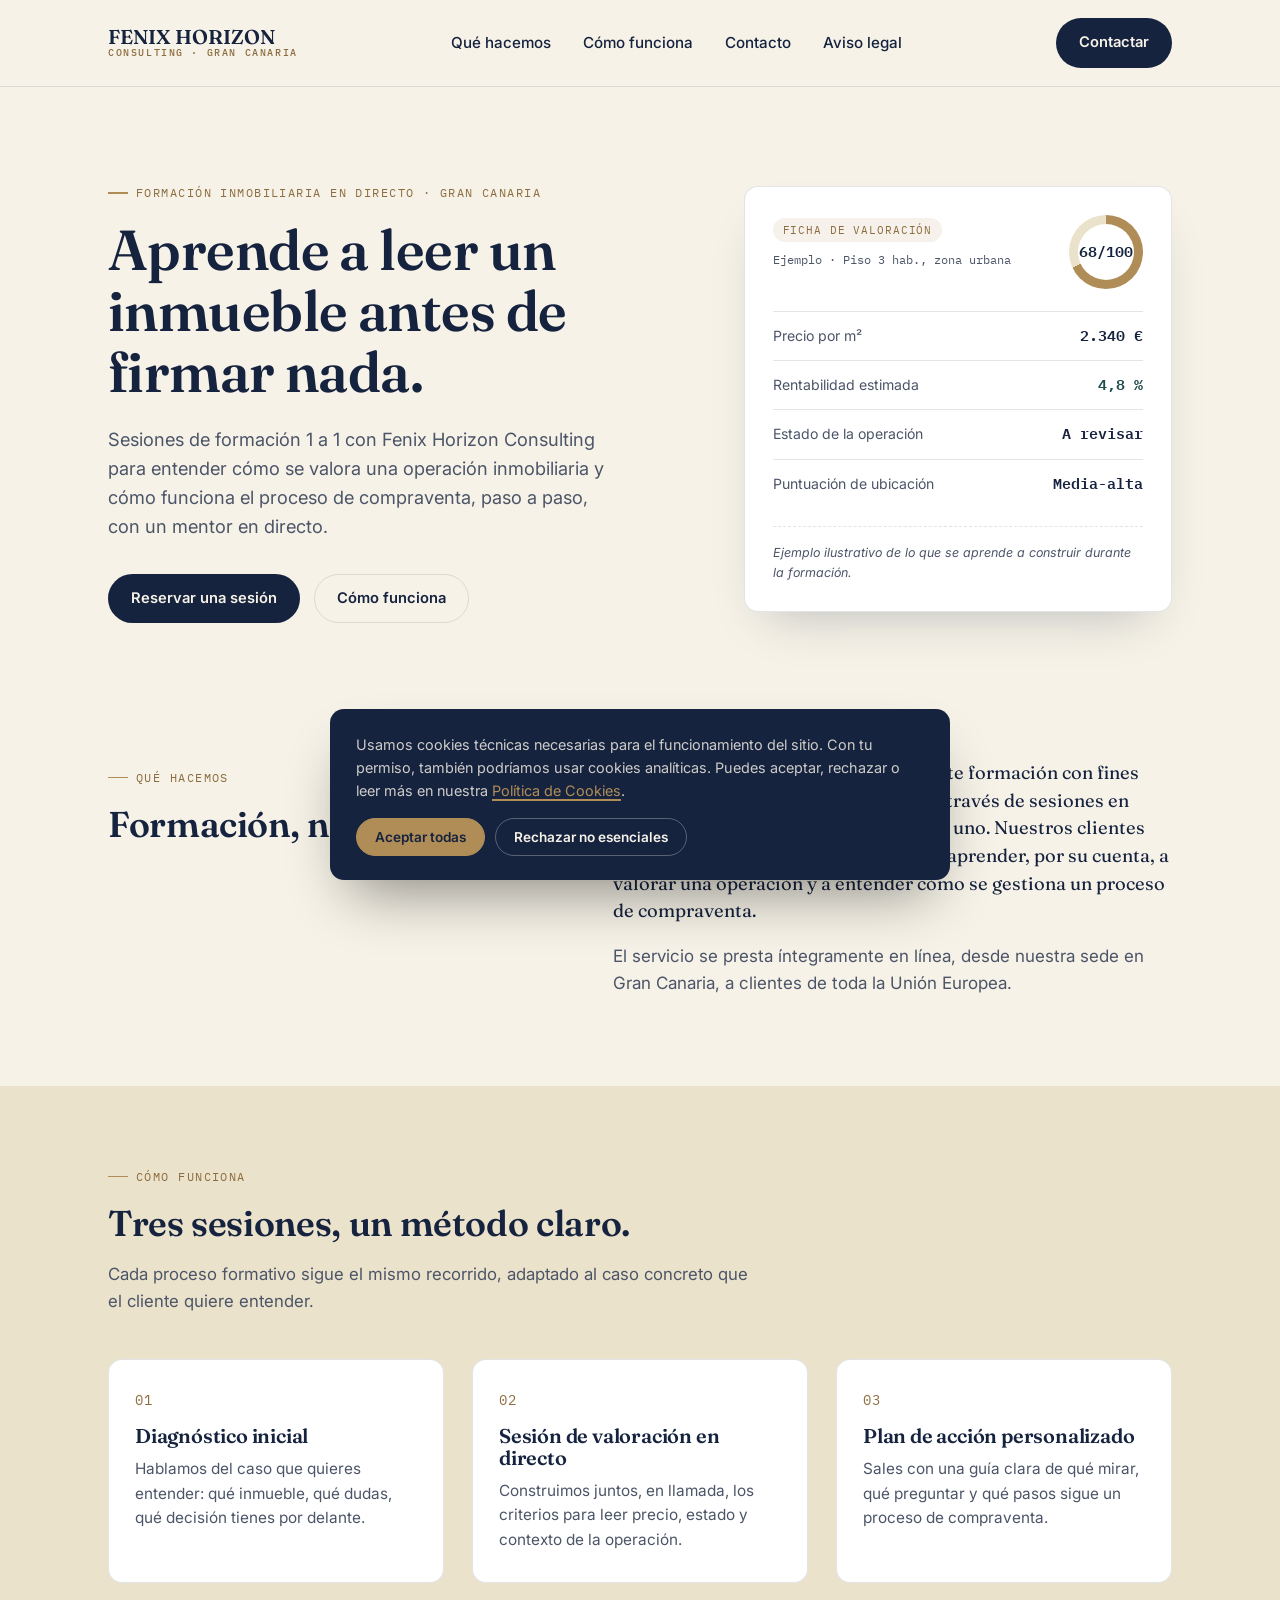
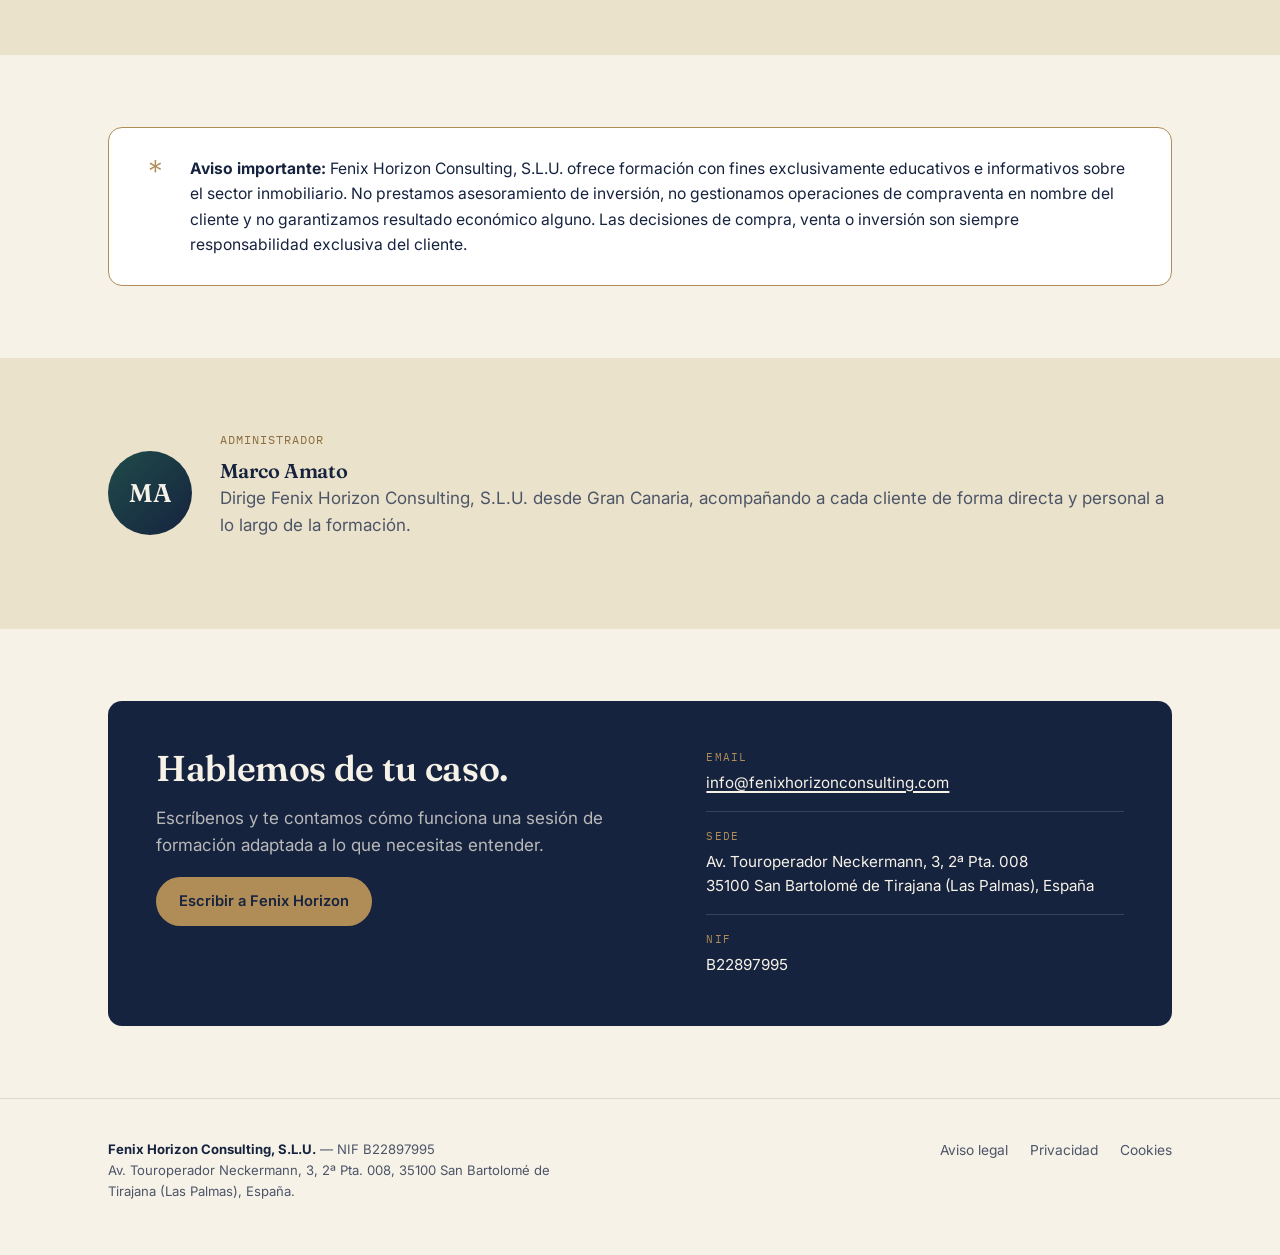
<file: Index.html>
<!DOCTYPE html>
<html lang="es">
<head>
<meta charset="UTF-8">
<meta name="viewport" content="width=device-width, initial-scale=1.0">
<title>Fenix Horizon Consulting — Formación inmobiliaria en directo</title>
<meta name="description" content="Fenix Horizon Consulting, S.L.U. — formación educativa en directo para aprender a evaluar operaciones inmobiliarias. Con sede en Gran Canaria, España.">
<link rel="preconnect" href="https://fonts.googleapis.com">
<link rel="preconnect" href="https://fonts.gstatic.com" crossorigin>
<link href="https://fonts.googleapis.com/css2?family=Fraunces:opsz,wght@9..144,400;9..144,500;9..144,600&family=Inter:wght@400;500;600;700&family=IBM+Plex+Mono:wght@500;600&display=swap" rel="stylesheet">
<style>
/* ============================================
   FENIX HORIZON CONSULTING — design tokens
   ============================================ */
:root {
  --ink: #16233F;
  --ink-soft: #4C5568;
  --paper: #F6F2E7;
  --paper-dark: #EBE2CB;
  --gold: #B08D57;
  --gold-deep: #8C6D3F;
  --teal: #1F4B49;
  --teal-soft: #DCE7E4;
  --white: #FFFFFF;
  --line: rgba(22, 35, 63, 0.12);
  --shadow: 0 24px 48px -24px rgba(22, 35, 63, 0.28);

  --font-display: "Fraunces", "Iowan Old Style", serif;
  --font-body: "Inter", -apple-system, BlinkMacSystemFont, "Segoe UI", sans-serif;
  --font-mono: "IBM Plex Mono", ui-monospace, monospace;

  --container: 1120px;
  --radius: 14px;
}

* { box-sizing: border-box; }
html { scroll-behavior: smooth; }

@media (prefers-reduced-motion: reduce) {
  html { scroll-behavior: auto; }
  * { animation-duration: 0.01ms !important; animation-iteration-count: 1 !important; transition-duration: 0.01ms !important; scroll-behavior: auto !important; }
}

body {
  margin: 0;
  background: var(--paper);
  color: var(--ink);
  font-family: var(--font-body);
  font-size: 17px;
  line-height: 1.6;
  -webkit-font-smoothing: antialiased;
}

img { max-width: 100%; display: block; }
a { color: var(--teal); text-decoration-thickness: 1.5px; text-underline-offset: 3px; }
a:focus-visible,
button:focus-visible,
input:focus-visible {
  outline: 2.5px solid var(--gold-deep);
  outline-offset: 3px;
  border-radius: 4px;
}

.wrap {
  max-width: var(--container);
  margin: 0 auto;
  padding: 0 28px;
}

h1, h2, h3 {
  font-family: var(--font-display);
  color: var(--ink);
  line-height: 1.08;
  margin: 0 0 0.5em;
  letter-spacing: -0.01em;
}

h1 { font-size: clamp(2.4rem, 4.4vw, 3.8rem); font-weight: 600; }
h2 { font-size: clamp(1.7rem, 2.8vw, 2.35rem); font-weight: 600; }
h3 { font-size: 1.25rem; font-weight: 600; }

p { color: var(--ink-soft); margin: 0 0 1em; }

.eyebrow {
  display: inline-flex;
  align-items: center;
  gap: 8px;
  font-family: var(--font-mono);
  font-size: 0.75rem;
  letter-spacing: 0.12em;
  text-transform: uppercase;
  color: var(--gold-deep);
  margin-bottom: 18px;
}
.eyebrow::before {
  content: "";
  width: 20px;
  height: 1.5px;
  background: var(--gold);
}

/* ---------- header ---------- */
.site-header {
  position: sticky;
  top: 0;
  z-index: 40;
  background: rgba(246, 242, 231, 0.88);
  backdrop-filter: blur(10px);
  border-bottom: 1px solid var(--line);
}
.site-header .wrap {
  display: flex;
  align-items: center;
  justify-content: space-between;
  padding-top: 18px;
  padding-bottom: 18px;
}
.logo {
  font-family: var(--font-display);
  font-weight: 600;
  font-size: 1.25rem;
  color: var(--ink);
  text-decoration: none;
  display: flex;
  flex-direction: column;
  line-height: 1.1;
}
.logo span {
  font-family: var(--font-mono);
  font-size: 0.62rem;
  letter-spacing: 0.16em;
  color: var(--gold-deep);
  text-transform: uppercase;
  font-weight: 500;
}
nav.main-nav {
  display: flex;
  align-items: center;
  gap: 32px;
}
nav.main-nav a {
  color: var(--ink);
  text-decoration: none;
  font-size: 0.95rem;
  font-weight: 500;
}
nav.main-nav a:hover { color: var(--teal); }

.btn {
  display: inline-flex;
  align-items: center;
  gap: 8px;
  padding: 12px 22px;
  border-radius: 999px;
  font-weight: 600;
  font-size: 0.92rem;
  text-decoration: none;
  border: 1px solid transparent;
  cursor: pointer;
  transition: transform 0.15s ease, box-shadow 0.15s ease;
}
.btn-primary {
  background: var(--ink);
  color: var(--paper);
}
.btn-primary:hover { transform: translateY(-1px); box-shadow: 0 10px 20px -8px rgba(22,35,63,0.4); }
.btn-ghost {
  border-color: var(--line);
  color: var(--ink);
  background: transparent;
}
.btn-ghost:hover { border-color: var(--ink); }

/* ---------- hero ---------- */
.hero {
  padding: 88px 0 64px;
}
.hero .wrap {
  display: grid;
  grid-template-columns: 1.15fr 0.85fr;
  gap: 56px;
  align-items: center;
}
.hero h1 { margin-bottom: 22px; }
.hero .lede { font-size: 1.14rem; max-width: 46ch; margin-bottom: 32px; }
.hero-ctas { display: flex; gap: 14px; flex-wrap: wrap; }

/* signature element: valuation scorecard */
.scorecard {
  background: var(--white);
  border-radius: var(--radius);
  border: 1px solid var(--line);
  box-shadow: var(--shadow);
  padding: 28px;
  position: relative;
}
.scorecard-head {
  display: flex;
  justify-content: space-between;
  align-items: flex-start;
  margin-bottom: 22px;
}
.scorecard-head .tag {
  font-family: var(--font-mono);
  font-size: 0.68rem;
  letter-spacing: 0.08em;
  text-transform: uppercase;
  color: var(--gold-deep);
  background: rgba(176, 141, 87, 0.12);
  padding: 5px 10px;
  border-radius: 999px;
}
.scorecard-head .addr {
  font-family: var(--font-mono);
  font-size: 0.75rem;
  color: var(--ink-soft);
  margin-top: 8px;
}
.gauge {
  width: 74px;
  height: 74px;
  border-radius: 50%;
  background: conic-gradient(var(--gold) 0deg 245deg, var(--paper-dark) 245deg 360deg);
  display: flex;
  align-items: center;
  justify-content: center;
  flex-shrink: 0;
}
.gauge span {
  width: 56px;
  height: 56px;
  border-radius: 50%;
  background: var(--white);
  display: flex;
  align-items: center;
  justify-content: center;
  font-family: var(--font-mono);
  font-weight: 600;
  font-size: 0.92rem;
  color: var(--ink);
}
.metric-row {
  display: flex;
  justify-content: space-between;
  align-items: baseline;
  padding: 12px 0;
  border-top: 1px solid var(--line);
}
.metric-row:first-of-type { border-top: none; }
.metric-row .label { font-size: 0.88rem; color: var(--ink-soft); }
.metric-row .value { font-family: var(--font-mono); font-weight: 600; color: var(--ink); font-size: 0.95rem; }
.metric-row .value.up { color: var(--teal); }
.scorecard-foot {
  margin-top: 18px;
  padding-top: 16px;
  border-top: 1px dashed var(--line);
  font-size: 0.78rem;
  color: var(--ink-soft);
  font-style: italic;
}

/* ---------- sections ---------- */
section { padding: 72px 0; }
.section-alt { background: var(--paper-dark); }
.section-head { max-width: 640px; margin-bottom: 44px; }
.section-head p { font-size: 1.05rem; }

.about-grid {
  display: grid;
  grid-template-columns: 0.9fr 1.1fr;
  gap: 48px;
  align-items: start;
}
.about-desc {
  font-size: 1.15rem;
  color: var(--ink);
  font-family: var(--font-display);
  font-weight: 400;
  line-height: 1.5;
}

.steps {
  display: grid;
  grid-template-columns: repeat(3, 1fr);
  gap: 28px;
}
.step {
  background: var(--white);
  border: 1px solid var(--line);
  border-radius: var(--radius);
  padding: 30px 26px;
}
.step .num {
  font-family: var(--font-mono);
  color: var(--gold-deep);
  font-size: 0.85rem;
  letter-spacing: 0.06em;
  margin-bottom: 14px;
  display: block;
}
.step h3 { margin-bottom: 10px; }
.step p { margin: 0; font-size: 0.96rem; }

.disclaimer {
  border: 1.5px solid var(--gold);
  background: var(--white);
  border-radius: var(--radius);
  padding: 28px 32px;
  display: grid;
  grid-template-columns: auto 1fr;
  gap: 20px;
  align-items: flex-start;
}
.disclaimer .mark {
  font-family: var(--font-display);
  font-size: 1.8rem;
  color: var(--gold);
  line-height: 1;
}
.disclaimer p { margin: 0; color: var(--ink); font-size: 0.98rem; }
.disclaimer strong { color: var(--ink); }

.team {
  display: grid;
  grid-template-columns: auto 1fr;
  gap: 28px;
  align-items: center;
}
.avatar {
  width: 84px;
  height: 84px;
  border-radius: 50%;
  background: linear-gradient(135deg, var(--teal), var(--ink));
  color: var(--paper);
  display: flex;
  align-items: center;
  justify-content: center;
  font-family: var(--font-display);
  font-size: 1.6rem;
  font-weight: 600;
  flex-shrink: 0;
}
.team h3 { margin-bottom: 4px; }
.team .role { font-family: var(--font-mono); font-size: 0.78rem; text-transform: uppercase; letter-spacing: 0.08em; color: var(--gold-deep); margin-bottom: 10px; display: block; }

.contact-panel {
  background: var(--ink);
  color: var(--paper);
  border-radius: var(--radius);
  padding: 48px;
  display: grid;
  grid-template-columns: 1.1fr 0.9fr;
  gap: 40px;
}
.contact-panel h2 { color: var(--paper); }
.contact-panel p { color: rgba(246,242,231,0.72); }
.contact-panel .btn-primary { background: var(--gold); color: var(--ink); }
.contact-list { list-style: none; padding: 0; margin: 0; display: flex; flex-direction: column; gap: 16px; }
.contact-list li { font-size: 0.95rem; border-top: 1px solid rgba(246,242,231,0.15); padding-top: 16px; }
.contact-list li:first-child { border-top: none; padding-top: 0; }
.contact-list .label { display: block; font-family: var(--font-mono); font-size: 0.7rem; text-transform: uppercase; letter-spacing: 0.1em; color: var(--gold); margin-bottom: 4px; }
.contact-list a { color: var(--paper); }

/* ---------- footer ---------- */
footer.site-footer {
  border-top: 1px solid var(--line);
  padding: 40px 0;
}
footer.site-footer .wrap {
  display: flex;
  justify-content: space-between;
  align-items: flex-start;
  gap: 24px;
  flex-wrap: wrap;
}
.footer-legal {
  font-size: 0.82rem;
  color: var(--ink-soft);
  max-width: 480px;
}
.footer-legal strong { color: var(--ink); }
.footer-links { display: flex; gap: 22px; flex-wrap: wrap; }
.footer-links a { font-size: 0.86rem; color: var(--ink-soft); text-decoration: none; }
.footer-links a:hover { color: var(--teal); }

/* ---------- legal pages ---------- */
.legal-page { padding: 64px 0 96px; }
.legal-page .wrap { max-width: 780px; }
.legal-page h1 { margin-bottom: 8px; }
.legal-updated { font-family: var(--font-mono); font-size: 0.78rem; color: var(--ink-soft); margin-bottom: 40px; display: block; }
.legal-page h2 { font-size: 1.25rem; margin-top: 2.2em; }
.legal-page h3 { font-size: 1.02rem; margin-top: 1.6em; }
.legal-page p, .legal-page li { color: var(--ink-soft); font-size: 0.98rem; }
.legal-page ul { padding-left: 1.2em; }
.legal-page table { width: 100%; border-collapse: collapse; margin: 1.4em 0; font-size: 0.9rem; }
.legal-page th, .legal-page td { text-align: left; padding: 10px 12px; border: 1px solid var(--line); }
.legal-page th { font-family: var(--font-mono); font-size: 0.72rem; text-transform: uppercase; letter-spacing: 0.06em; background: var(--paper-dark); }

/* ---------- cookie banner ---------- */
#cookie-banner {
  position: fixed;
  left: 20px;
  right: 20px;
  bottom: 20px;
  z-index: 100;
  max-width: 620px;
  margin: 0 auto;
  background: var(--ink);
  color: var(--paper);
  border-radius: var(--radius);
  box-shadow: 0 30px 60px -20px rgba(0,0,0,0.45);
  padding: 24px 26px;
  display: none;
}
#cookie-banner.show { display: block; }
#cookie-banner p { color: rgba(246,242,231,0.82); font-size: 0.9rem; margin-bottom: 16px; }
#cookie-banner a { color: var(--gold); }
.cookie-actions { display: flex; gap: 10px; flex-wrap: wrap; }
.cookie-actions button {
  font-family: var(--font-body);
  font-weight: 600;
  font-size: 0.85rem;
  padding: 10px 18px;
  border-radius: 999px;
  border: 1px solid rgba(246,242,231,0.3);
  background: transparent;
  color: var(--paper);
  cursor: pointer;
}
.cookie-actions button.accept { background: var(--gold); color: var(--ink); border-color: var(--gold); }
.cookie-actions button:hover { opacity: 0.9; }

/* ---------- responsive ---------- */
@media (max-width: 860px) {
  nav.main-nav { display: none; }
  .hero .wrap { grid-template-columns: 1fr; }
  .about-grid { grid-template-columns: 1fr; }
  .steps { grid-template-columns: 1fr; }
  .contact-panel { grid-template-columns: 1fr; padding: 32px 24px; }
  .disclaimer { grid-template-columns: 1fr; }
  .team { grid-template-columns: 1fr; text-align: left; }
}

</style>
</head>
<body>

<header class="site-header">
  <div class="wrap">
    <a href="index.html" class="logo">FENIX HORIZON<span>Consulting · Gran Canaria</span></a>
    <nav class="main-nav">
      <a href="#que-hacemos">Qué hacemos</a>
      <a href="#como-funciona">Cómo funciona</a>
      <a href="#contacto">Contacto</a>
      <a href="aviso-legal.html">Aviso legal</a>
    </nav>
    <a href="#contacto" class="btn btn-primary">Contactar</a>
  </div>
</header>

<section class="hero">
  <div class="wrap">
    <div>
      <span class="eyebrow">Formación inmobiliaria en directo · Gran Canaria</span>
      <h1>Aprende a leer un inmueble antes de firmar nada.</h1>
      <p class="lede">Sesiones de formación 1&nbsp;a&nbsp;1 con Fenix Horizon Consulting para entender cómo se valora una operación inmobiliaria y cómo funciona el proceso de compraventa, paso a paso, con un mentor en directo.</p>
      <div class="hero-ctas">
        <a href="#contacto" class="btn btn-primary">Reservar una sesión</a>
        <a href="#como-funciona" class="btn btn-ghost">Cómo funciona</a>
      </div>
    </div>

    <div class="scorecard" aria-hidden="true">
      <div class="scorecard-head">
        <div>
          <span class="tag">Ficha de valoración</span>
          <div class="addr">Ejemplo · Piso 3 hab., zona urbana</div>
        </div>
        <div class="gauge"><span>68/100</span></div>
      </div>
      <div class="metric-row">
        <span class="label">Precio por m²</span>
        <span class="value">2.340 €</span>
      </div>
      <div class="metric-row">
        <span class="label">Rentabilidad estimada</span>
        <span class="value up">4,8 %</span>
      </div>
      <div class="metric-row">
        <span class="label">Estado de la operación</span>
        <span class="value">A revisar</span>
      </div>
      <div class="metric-row">
        <span class="label">Puntuación de ubicación</span>
        <span class="value">Media-alta</span>
      </div>
      <div class="scorecard-foot">Ejemplo ilustrativo de lo que se aprende a construir durante la formación.</div>
    </div>
  </div>
</section>

<section id="que-hacemos">
  <div class="wrap">
    <div class="about-grid">
      <div class="section-head" style="margin-bottom:0;">
        <span class="eyebrow">Qué hacemos</span>
        <h2>Formación, no gestión.</h2>
      </div>
      <div>
        <p class="about-desc">Fenix Horizon Consulting, S.L.U. imparte formación con fines educativos en el sector inmobiliario, a través de sesiones en directo (llamada o videollamada) uno&nbsp;a&nbsp;uno. Nuestros clientes son personas particulares que quieren aprender, por su cuenta, a valorar una operación y a entender cómo se gestiona un proceso de compraventa.</p>
        <p>El servicio se presta íntegramente en línea, desde nuestra sede en Gran Canaria, a clientes de toda la Unión Europea.</p>
      </div>
    </div>
  </div>
</section>

<section id="como-funciona" class="section-alt">
  <div class="wrap">
    <div class="section-head">
      <span class="eyebrow">Cómo funciona</span>
      <h2>Tres sesiones, un método claro.</h2>
      <p>Cada proceso formativo sigue el mismo recorrido, adaptado al caso concreto que el cliente quiere entender.</p>
    </div>
    <div class="steps">
      <div class="step">
        <span class="num">01</span>
        <h3>Diagnóstico inicial</h3>
        <p>Hablamos del caso que quieres entender: qué inmueble, qué dudas, qué decisión tienes por delante.</p>
      </div>
      <div class="step">
        <span class="num">02</span>
        <h3>Sesión de valoración en directo</h3>
        <p>Construimos juntos, en llamada, los criterios para leer precio, estado y contexto de la operación.</p>
      </div>
      <div class="step">
        <span class="num">03</span>
        <h3>Plan de acción personalizado</h3>
        <p>Sales con una guía clara de qué mirar, qué preguntar y qué pasos sigue un proceso de compraventa.</p>
      </div>
    </div>
  </div>
</section>

<section>
  <div class="wrap">
    <div class="disclaimer">
      <span class="mark">＊</span>
      <p><strong>Aviso importante:</strong> Fenix Horizon Consulting, S.L.U. ofrece formación con fines exclusivamente educativos e informativos sobre el sector inmobiliario. No prestamos asesoramiento de inversión, no gestionamos operaciones de compraventa en nombre del cliente y no garantizamos resultado económico alguno. Las decisiones de compra, venta o inversión son siempre responsabilidad exclusiva del cliente.</p>
    </div>
  </div>
</section>

<section class="section-alt">
  <div class="wrap">
    <div class="team">
      <div class="avatar">MA</div>
      <div>
        <span class="role">Administrador</span>
        <h3>Marco Amato</h3>
        <p>Dirige Fenix Horizon Consulting, S.L.U. desde Gran Canaria, acompañando a cada cliente de forma directa y personal a lo largo de la formación.</p>
      </div>
    </div>
  </div>
</section>

<section id="contacto">
  <div class="wrap">
    <div class="contact-panel">
      <div>
        <h2>Hablemos de tu caso.</h2>
        <p>Escríbenos y te contamos cómo funciona una sesión de formación adaptada a lo que necesitas entender.</p>
        <a href="mailto:info@fenixhorizonconsulting.com" class="btn btn-primary">Escribir a Fenix Horizon</a>
      </div>
      <ul class="contact-list">
        <li>
          <span class="label">Email</span>
          <a href="mailto:info@fenixhorizonconsulting.com">info@fenixhorizonconsulting.com</a>
        </li>
        <li>
          <span class="label">Sede</span>
          Av. Touroperador Neckermann, 3, 2ª Pta. 008<br>35100 San Bartolomé de Tirajana (Las Palmas), España
        </li>
        <li>
          <span class="label">NIF</span>
          B22897995
        </li>
      </ul>
    </div>
  </div>
</section>

<footer class="site-footer">
  <div class="wrap">
    <p class="footer-legal"><strong>Fenix Horizon Consulting, S.L.U.</strong> — NIF B22897995<br>Av. Touroperador Neckermann, 3, 2ª Pta. 008, 35100 San Bartolomé de Tirajana (Las Palmas), España.</p>
    <div class="footer-links">
      <a href="aviso-legal.html">Aviso legal</a>
      <a href="privacidad.html">Privacidad</a>
      <a href="cookies.html">Cookies</a>
    </div>
  </div>
</footer>

<div id="cookie-banner" role="dialog" aria-label="Aviso de cookies">
  <p>Usamos cookies técnicas necesarias para el funcionamiento del sitio. Con tu permiso, también podríamos usar cookies analíticas. Puedes aceptar, rechazar o leer más en nuestra <a href="cookies.html">Política de Cookies</a>.</p>
  <div class="cookie-actions">
    <button id="cookie-accept" class="accept">Aceptar todas</button>
    <button id="cookie-reject">Rechazar no esenciales</button>
  </div>
</div>

<script>
(function () {
  var STORAGE_KEY = "fhc_cookie_consent"; // "accepted" | "rejected"
  var banner = document.getElementById("cookie-banner");
  if (!banner) return;

  function getConsent() {
    try { return localStorage.getItem(STORAGE_KEY); } catch (e) { return null; }
  }
  function setConsent(value) {
    try { localStorage.setItem(STORAGE_KEY, value); } catch (e) {}
  }

  function loadNonEssentialScripts() {
    // Placeholder: only runs if the visitor accepts non-essential cookies.
    // Add analytics / marketing script tags here when needed, e.g.:
    // var s = document.createElement('script'); s.src = '...'; document.body.appendChild(s);
    document.dispatchEvent(new CustomEvent("fhc:cookies-accepted"));
  }

  var existing = getConsent();
  if (existing === "accepted") {
    loadNonEssentialScripts();
  } else if (!existing) {
    banner.classList.add("show");
  }

  var acceptBtn = document.getElementById("cookie-accept");
  var rejectBtn = document.getElementById("cookie-reject");

  if (acceptBtn) {
    acceptBtn.addEventListener("click", function () {
      setConsent("accepted");
      banner.classList.remove("show");
      loadNonEssentialScripts();
    });
  }
  if (rejectBtn) {
    rejectBtn.addEventListener("click", function () {
      setConsent("rejected");
      banner.classList.remove("show");
    });
  }
})();

</script>
</body>
</html>
</file>
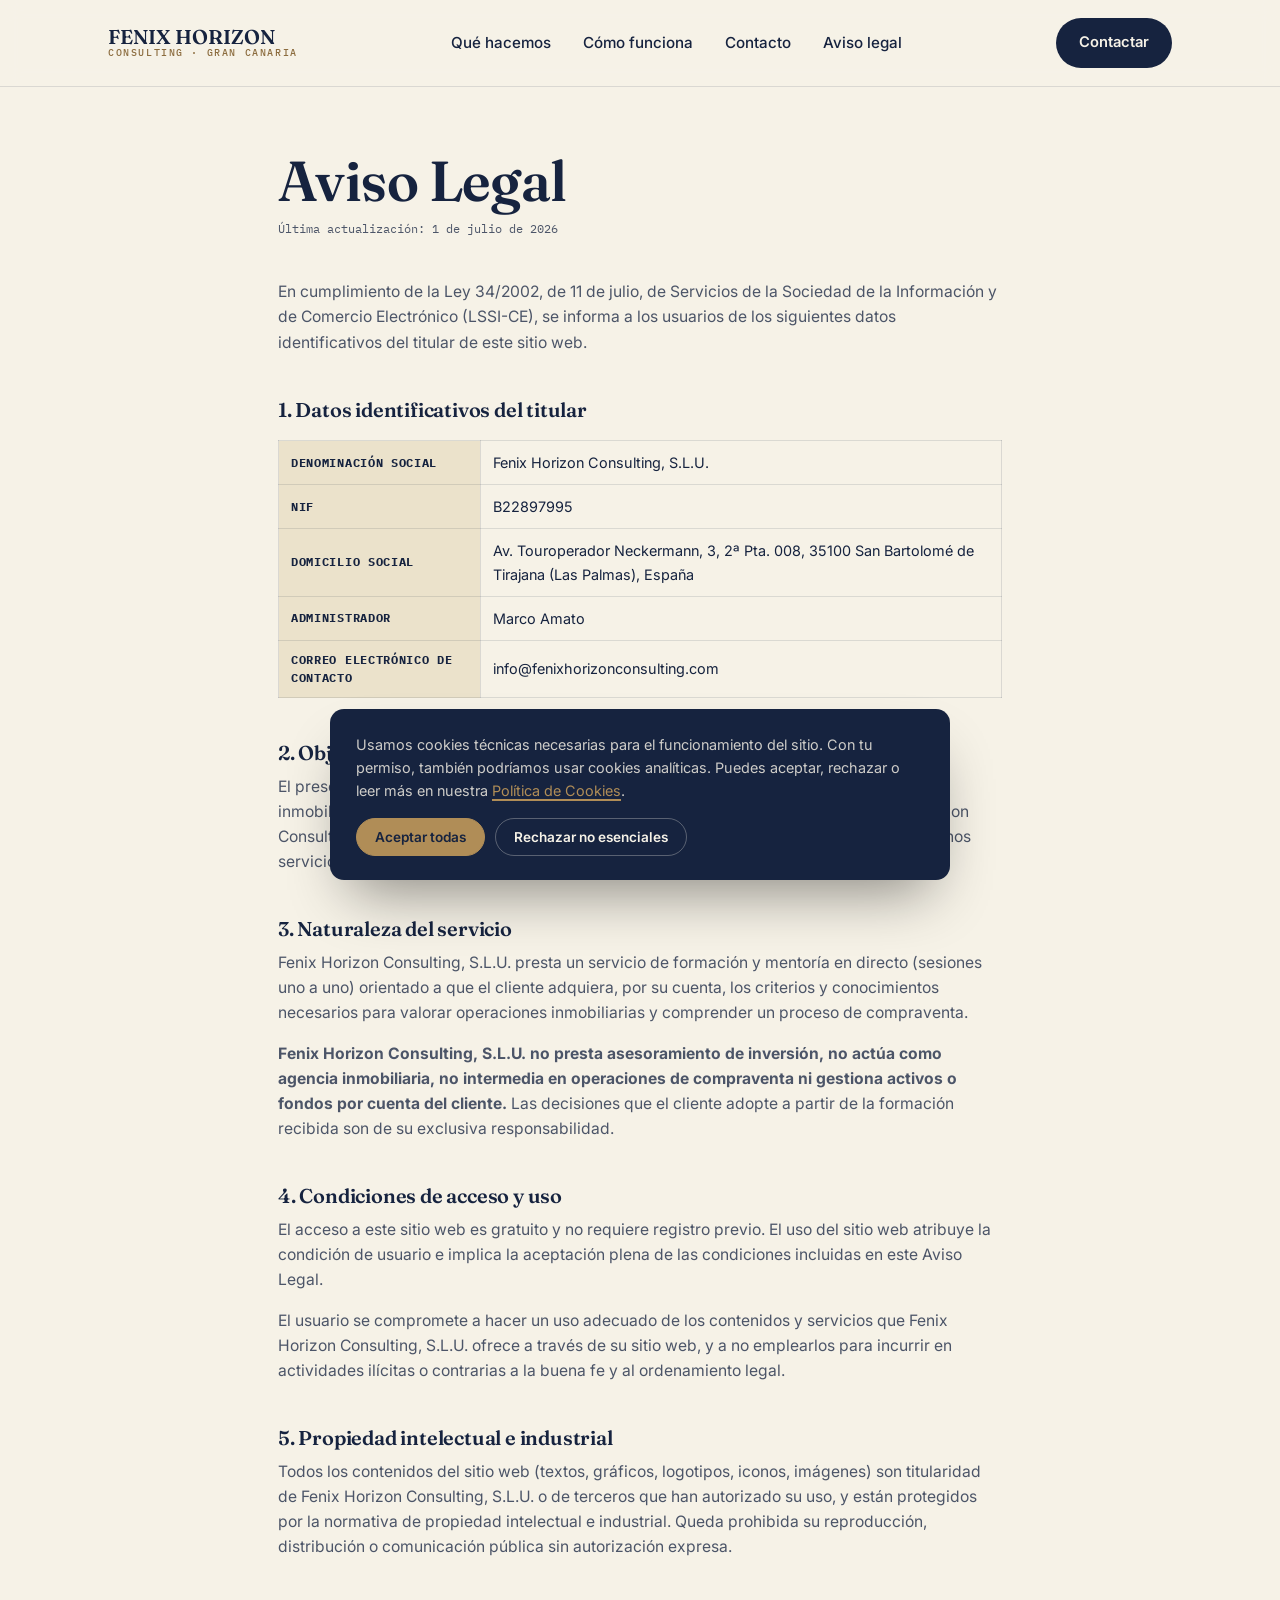
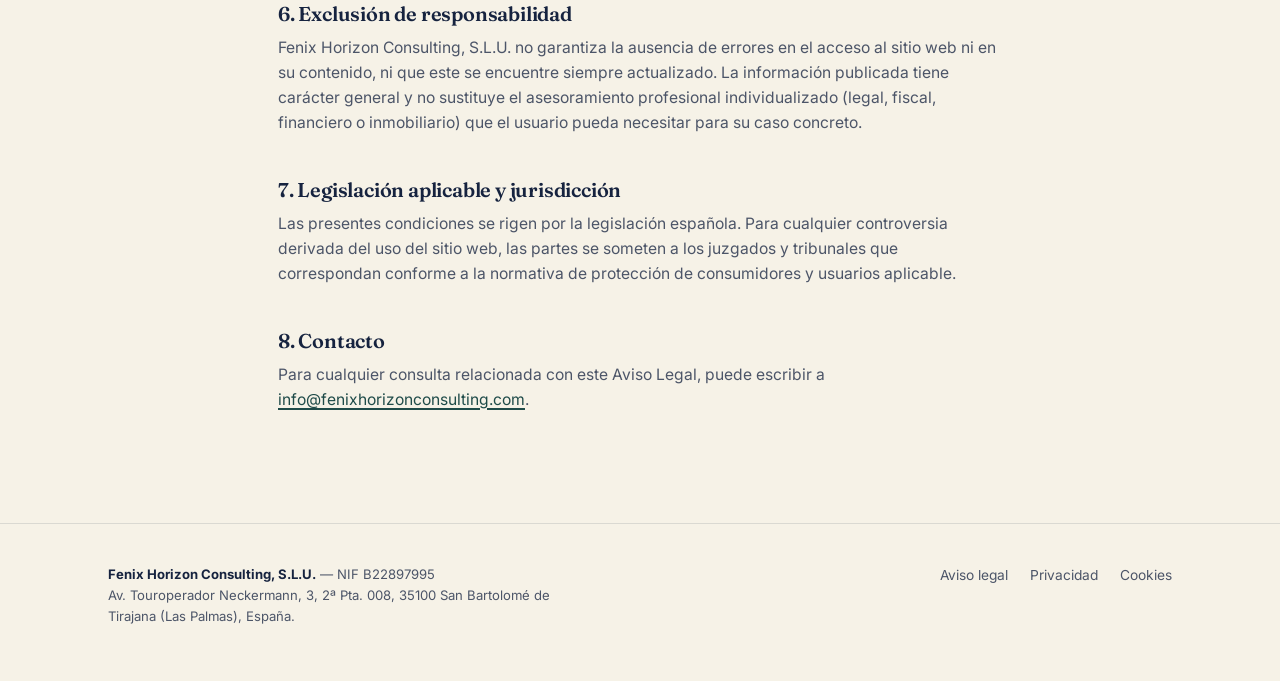
<file: aviso-legal.html>
<!DOCTYPE html>
<html lang="es">
<head>
<meta charset="UTF-8">
<meta name="viewport" content="width=device-width, initial-scale=1.0">
<title>Aviso Legal — Fenix Horizon Consulting</title>
<link rel="preconnect" href="https://fonts.googleapis.com">
<link rel="preconnect" href="https://fonts.gstatic.com" crossorigin>
<link href="https://fonts.googleapis.com/css2?family=Fraunces:opsz,wght@9..144,400;9..144,500;9..144,600&family=Inter:wght@400;500;600;700&family=IBM+Plex+Mono:wght@500;600&display=swap" rel="stylesheet">
<link rel="stylesheet" href="css/style.css">
</head>
<body>

<header class="site-header">
  <div class="wrap">
    <a href="index.html" class="logo">FENIX HORIZON<span>Consulting · Gran Canaria</span></a>
    <nav class="main-nav">
      <a href="index.html#que-hacemos">Qué hacemos</a>
      <a href="index.html#como-funciona">Cómo funciona</a>
      <a href="index.html#contacto">Contacto</a>
      <a href="aviso-legal.html">Aviso legal</a>
    </nav>
    <a href="index.html#contacto" class="btn btn-primary">Contactar</a>
  </div>
</header>

<main class="legal-page">
  <div class="wrap">
    <h1>Aviso Legal</h1>
    <span class="legal-updated">Última actualización: 1 de julio de 2026</span>

    <p>En cumplimiento de la Ley 34/2002, de 11 de julio, de Servicios de la Sociedad de la Información y de Comercio Electrónico (LSSI-CE), se informa a los usuarios de los siguientes datos identificativos del titular de este sitio web.</p>

    <h2>1. Datos identificativos del titular</h2>
    <table>
      <tr><th>Denominación social</th><td>Fenix Horizon Consulting, S.L.U.</td></tr>
      <tr><th>NIF</th><td>B22897995</td></tr>
      <tr><th>Domicilio social</th><td>Av. Touroperador Neckermann, 3, 2ª Pta. 008, 35100 San Bartolomé de Tirajana (Las Palmas), España</td></tr>
      <tr><th>Administrador</th><td>Marco Amato</td></tr>
      <tr><th>Correo electrónico de contacto</th><td>info@fenixhorizonconsulting.com</td></tr>
    </table>

    <h2>2. Objeto</h2>
    <p>El presente sitio web tiene por objeto informar sobre los servicios de formación en el sector inmobiliario, con fines exclusivamente educativos e informativos, prestados por Fenix Horizon Consulting, S.L.U., así como permitir el contacto con la empresa para la contratación de dichos servicios.</p>

    <h2>3. Naturaleza del servicio</h2>
    <p>Fenix Horizon Consulting, S.L.U. presta un servicio de formación y mentoría en directo (sesiones uno a uno) orientado a que el cliente adquiera, por su cuenta, los criterios y conocimientos necesarios para valorar operaciones inmobiliarias y comprender un proceso de compraventa.</p>
    <p><strong>Fenix Horizon Consulting, S.L.U. no presta asesoramiento de inversión, no actúa como agencia inmobiliaria, no intermedia en operaciones de compraventa ni gestiona activos o fondos por cuenta del cliente.</strong> Las decisiones que el cliente adopte a partir de la formación recibida son de su exclusiva responsabilidad.</p>

    <h2>4. Condiciones de acceso y uso</h2>
    <p>El acceso a este sitio web es gratuito y no requiere registro previo. El uso del sitio web atribuye la condición de usuario e implica la aceptación plena de las condiciones incluidas en este Aviso Legal.</p>
    <p>El usuario se compromete a hacer un uso adecuado de los contenidos y servicios que Fenix Horizon Consulting, S.L.U. ofrece a través de su sitio web, y a no emplearlos para incurrir en actividades ilícitas o contrarias a la buena fe y al ordenamiento legal.</p>

    <h2>5. Propiedad intelectual e industrial</h2>
    <p>Todos los contenidos del sitio web (textos, gráficos, logotipos, iconos, imágenes) son titularidad de Fenix Horizon Consulting, S.L.U. o de terceros que han autorizado su uso, y están protegidos por la normativa de propiedad intelectual e industrial. Queda prohibida su reproducción, distribución o comunicación pública sin autorización expresa.</p>

    <h2>6. Exclusión de responsabilidad</h2>
    <p>Fenix Horizon Consulting, S.L.U. no garantiza la ausencia de errores en el acceso al sitio web ni en su contenido, ni que este se encuentre siempre actualizado. La información publicada tiene carácter general y no sustituye el asesoramiento profesional individualizado (legal, fiscal, financiero o inmobiliario) que el usuario pueda necesitar para su caso concreto.</p>

    <h2>7. Legislación aplicable y jurisdicción</h2>
    <p>Las presentes condiciones se rigen por la legislación española. Para cualquier controversia derivada del uso del sitio web, las partes se someten a los juzgados y tribunales que correspondan conforme a la normativa de protección de consumidores y usuarios aplicable.</p>

    <h2>8. Contacto</h2>
    <p>Para cualquier consulta relacionada con este Aviso Legal, puede escribir a <a href="mailto:info@fenixhorizonconsulting.com">info@fenixhorizonconsulting.com</a>.</p>
  </div>
</main>

<footer class="site-footer">
  <div class="wrap">
    <p class="footer-legal"><strong>Fenix Horizon Consulting, S.L.U.</strong> — NIF B22897995<br>Av. Touroperador Neckermann, 3, 2ª Pta. 008, 35100 San Bartolomé de Tirajana (Las Palmas), España.</p>
    <div class="footer-links">
      <a href="aviso-legal.html">Aviso legal</a>
      <a href="privacidad.html">Privacidad</a>
      <a href="cookies.html">Cookies</a>
    </div>
  </div>
</footer>

<div id="cookie-banner" role="dialog" aria-label="Aviso de cookies">
  <p>Usamos cookies técnicas necesarias para el funcionamiento del sitio. Con tu permiso, también podríamos usar cookies analíticas. Puedes aceptar, rechazar o leer más en nuestra <a href="cookies.html">Política de Cookies</a>.</p>
  <div class="cookie-actions">
    <button id="cookie-accept" class="accept">Aceptar todas</button>
    <button id="cookie-reject">Rechazar no esenciales</button>
  </div>
</div>

<script src="js/cookie-consent.js"></script>
</body>
</html>
</file>
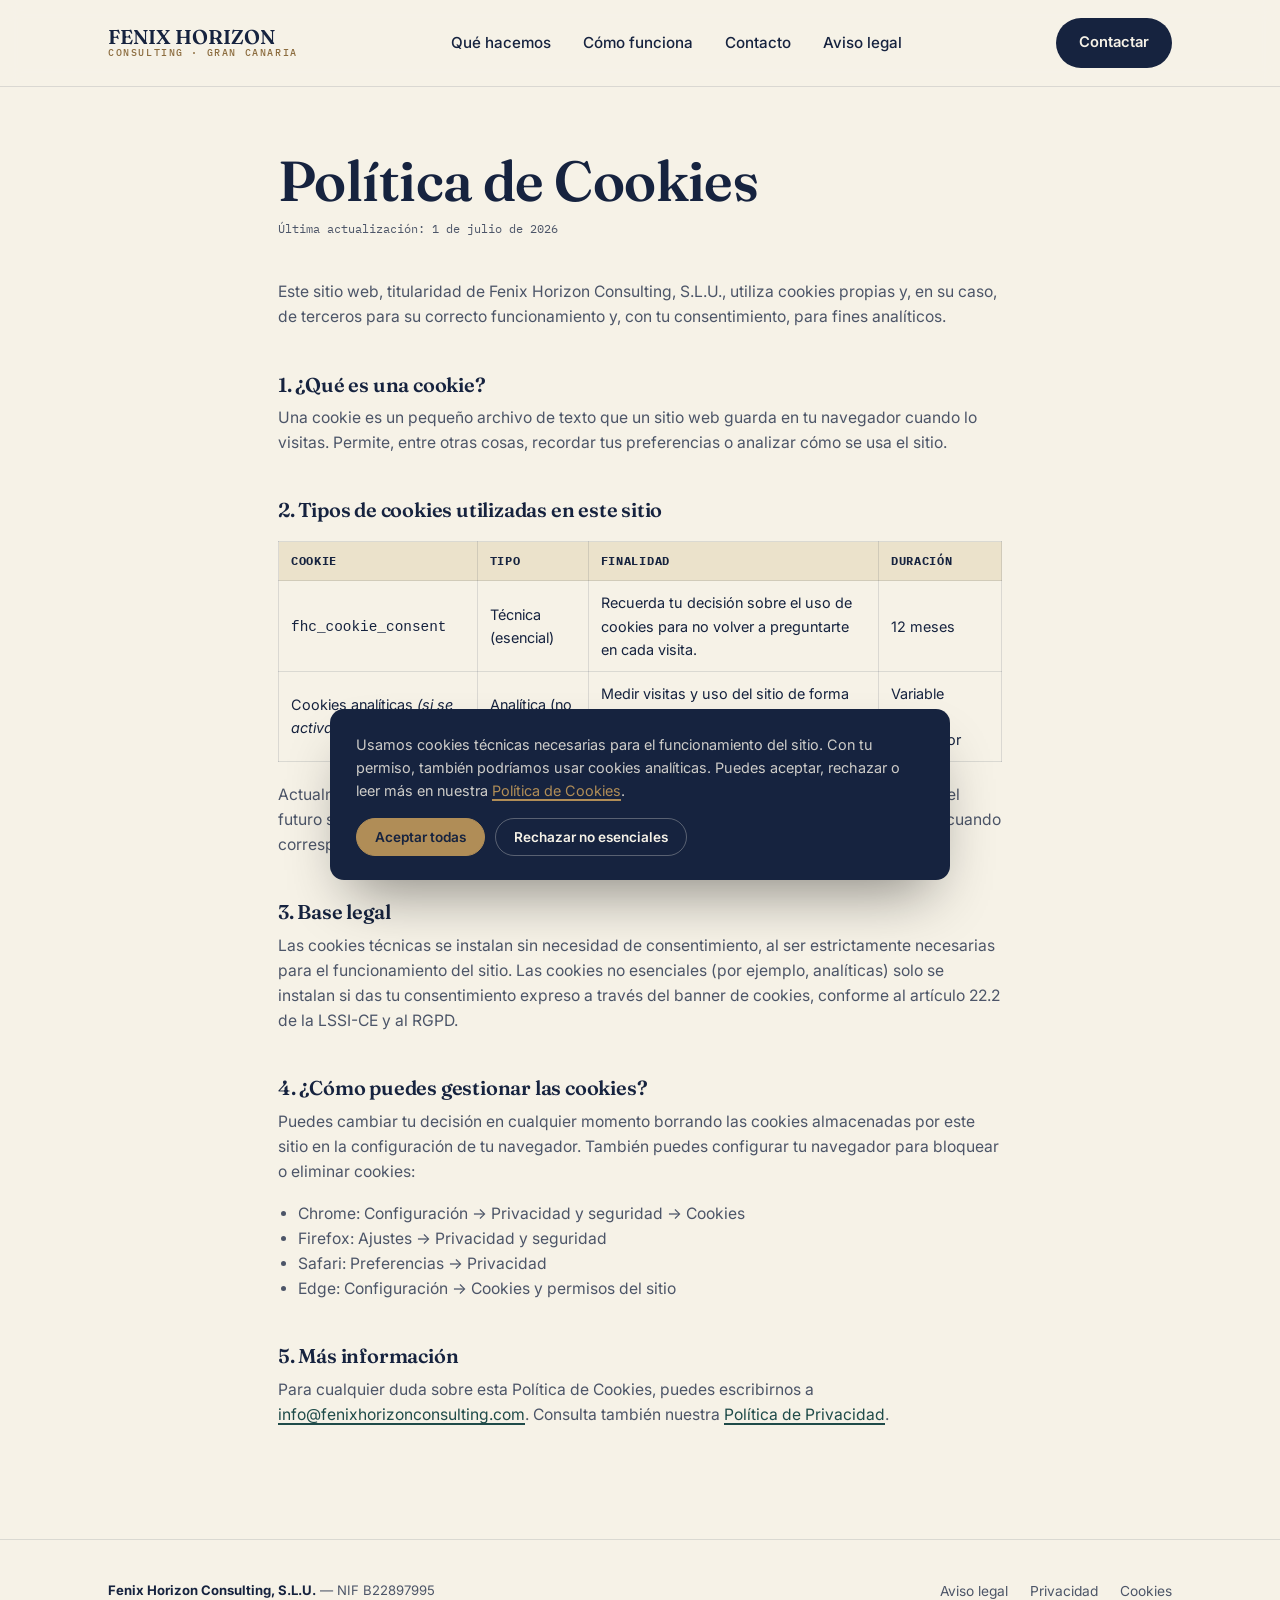
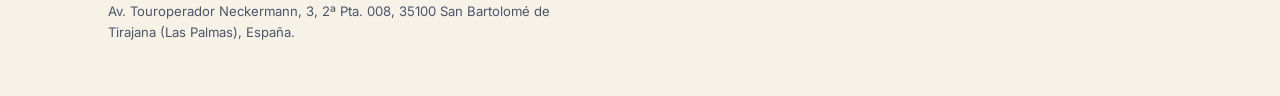
<file: cookies.html>
<!DOCTYPE html>
<html lang="es">
<head>
<meta charset="UTF-8">
<meta name="viewport" content="width=device-width, initial-scale=1.0">
<title>Política de Cookies — Fenix Horizon Consulting</title>
<link rel="preconnect" href="https://fonts.googleapis.com">
<link rel="preconnect" href="https://fonts.gstatic.com" crossorigin>
<link href="https://fonts.googleapis.com/css2?family=Fraunces:opsz,wght@9..144,400;9..144,500;9..144,600&family=Inter:wght@400;500;600;700&family=IBM+Plex+Mono:wght@500;600&display=swap" rel="stylesheet">
<link rel="stylesheet" href="css/style.css">
</head>
<body>

<header class="site-header">
  <div class="wrap">
    <a href="index.html" class="logo">FENIX HORIZON<span>Consulting · Gran Canaria</span></a>
    <nav class="main-nav">
      <a href="index.html#que-hacemos">Qué hacemos</a>
      <a href="index.html#como-funciona">Cómo funciona</a>
      <a href="index.html#contacto">Contacto</a>
      <a href="aviso-legal.html">Aviso legal</a>
    </nav>
    <a href="index.html#contacto" class="btn btn-primary">Contactar</a>
  </div>
</header>

<main class="legal-page">
  <div class="wrap">
    <h1>Política de Cookies</h1>
    <span class="legal-updated">Última actualización: 1 de julio de 2026</span>

    <p>Este sitio web, titularidad de Fenix Horizon Consulting, S.L.U., utiliza cookies propias y, en su caso, de terceros para su correcto funcionamiento y, con tu consentimiento, para fines analíticos.</p>

    <h2>1. ¿Qué es una cookie?</h2>
    <p>Una cookie es un pequeño archivo de texto que un sitio web guarda en tu navegador cuando lo visitas. Permite, entre otras cosas, recordar tus preferencias o analizar cómo se usa el sitio.</p>

    <h2>2. Tipos de cookies utilizadas en este sitio</h2>
    <table>
      <tr>
        <th>Cookie</th>
        <th>Tipo</th>
        <th>Finalidad</th>
        <th>Duración</th>
      </tr>
      <tr>
        <td><code>fhc_cookie_consent</code></td>
        <td>Técnica (esencial)</td>
        <td>Recuerda tu decisión sobre el uso de cookies para no volver a preguntarte en cada visita.</td>
        <td>12 meses</td>
      </tr>
      <tr>
        <td>Cookies analíticas <em>(si se activan)</em></td>
        <td>Analítica (no esencial)</td>
        <td>Medir visitas y uso del sitio de forma agregada para mejorar el contenido. Solo se instalan si aceptas las cookies.</td>
        <td>Variable según proveedor</td>
      </tr>
    </table>
    <p>Actualmente este sitio no utiliza cookies de publicidad ni de seguimiento de terceros. Si en el futuro se incorporan, esta política se actualizará y se solicitará de nuevo tu consentimiento cuando corresponda.</p>

    <h2>3. Base legal</h2>
    <p>Las cookies técnicas se instalan sin necesidad de consentimiento, al ser estrictamente necesarias para el funcionamiento del sitio. Las cookies no esenciales (por ejemplo, analíticas) solo se instalan si das tu consentimiento expreso a través del banner de cookies, conforme al artículo 22.2 de la LSSI-CE y al RGPD.</p>

    <h2>4. ¿Cómo puedes gestionar las cookies?</h2>
    <p>Puedes cambiar tu decisión en cualquier momento borrando las cookies almacenadas por este sitio en la configuración de tu navegador. También puedes configurar tu navegador para bloquear o eliminar cookies:</p>
    <ul>
      <li>Chrome: Configuración → Privacidad y seguridad → Cookies</li>
      <li>Firefox: Ajustes → Privacidad y seguridad</li>
      <li>Safari: Preferencias → Privacidad</li>
      <li>Edge: Configuración → Cookies y permisos del sitio</li>
    </ul>

    <h2>5. Más información</h2>
    <p>Para cualquier duda sobre esta Política de Cookies, puedes escribirnos a <a href="mailto:info@fenixhorizonconsulting.com">info@fenixhorizonconsulting.com</a>. Consulta también nuestra <a href="privacidad.html">Política de Privacidad</a>.</p>
  </div>
</main>

<footer class="site-footer">
  <div class="wrap">
    <p class="footer-legal"><strong>Fenix Horizon Consulting, S.L.U.</strong> — NIF B22897995<br>Av. Touroperador Neckermann, 3, 2ª Pta. 008, 35100 San Bartolomé de Tirajana (Las Palmas), España.</p>
    <div class="footer-links">
      <a href="aviso-legal.html">Aviso legal</a>
      <a href="privacidad.html">Privacidad</a>
      <a href="cookies.html">Cookies</a>
    </div>
  </div>
</footer>

<div id="cookie-banner" role="dialog" aria-label="Aviso de cookies">
  <p>Usamos cookies técnicas necesarias para el funcionamiento del sitio. Con tu permiso, también podríamos usar cookies analíticas. Puedes aceptar, rechazar o leer más en nuestra <a href="cookies.html">Política de Cookies</a>.</p>
  <div class="cookie-actions">
    <button id="cookie-accept" class="accept">Aceptar todas</button>
    <button id="cookie-reject">Rechazar no esenciales</button>
  </div>
</div>

<script src="js/cookie-consent.js"></script>
</body>
</html>
</file>
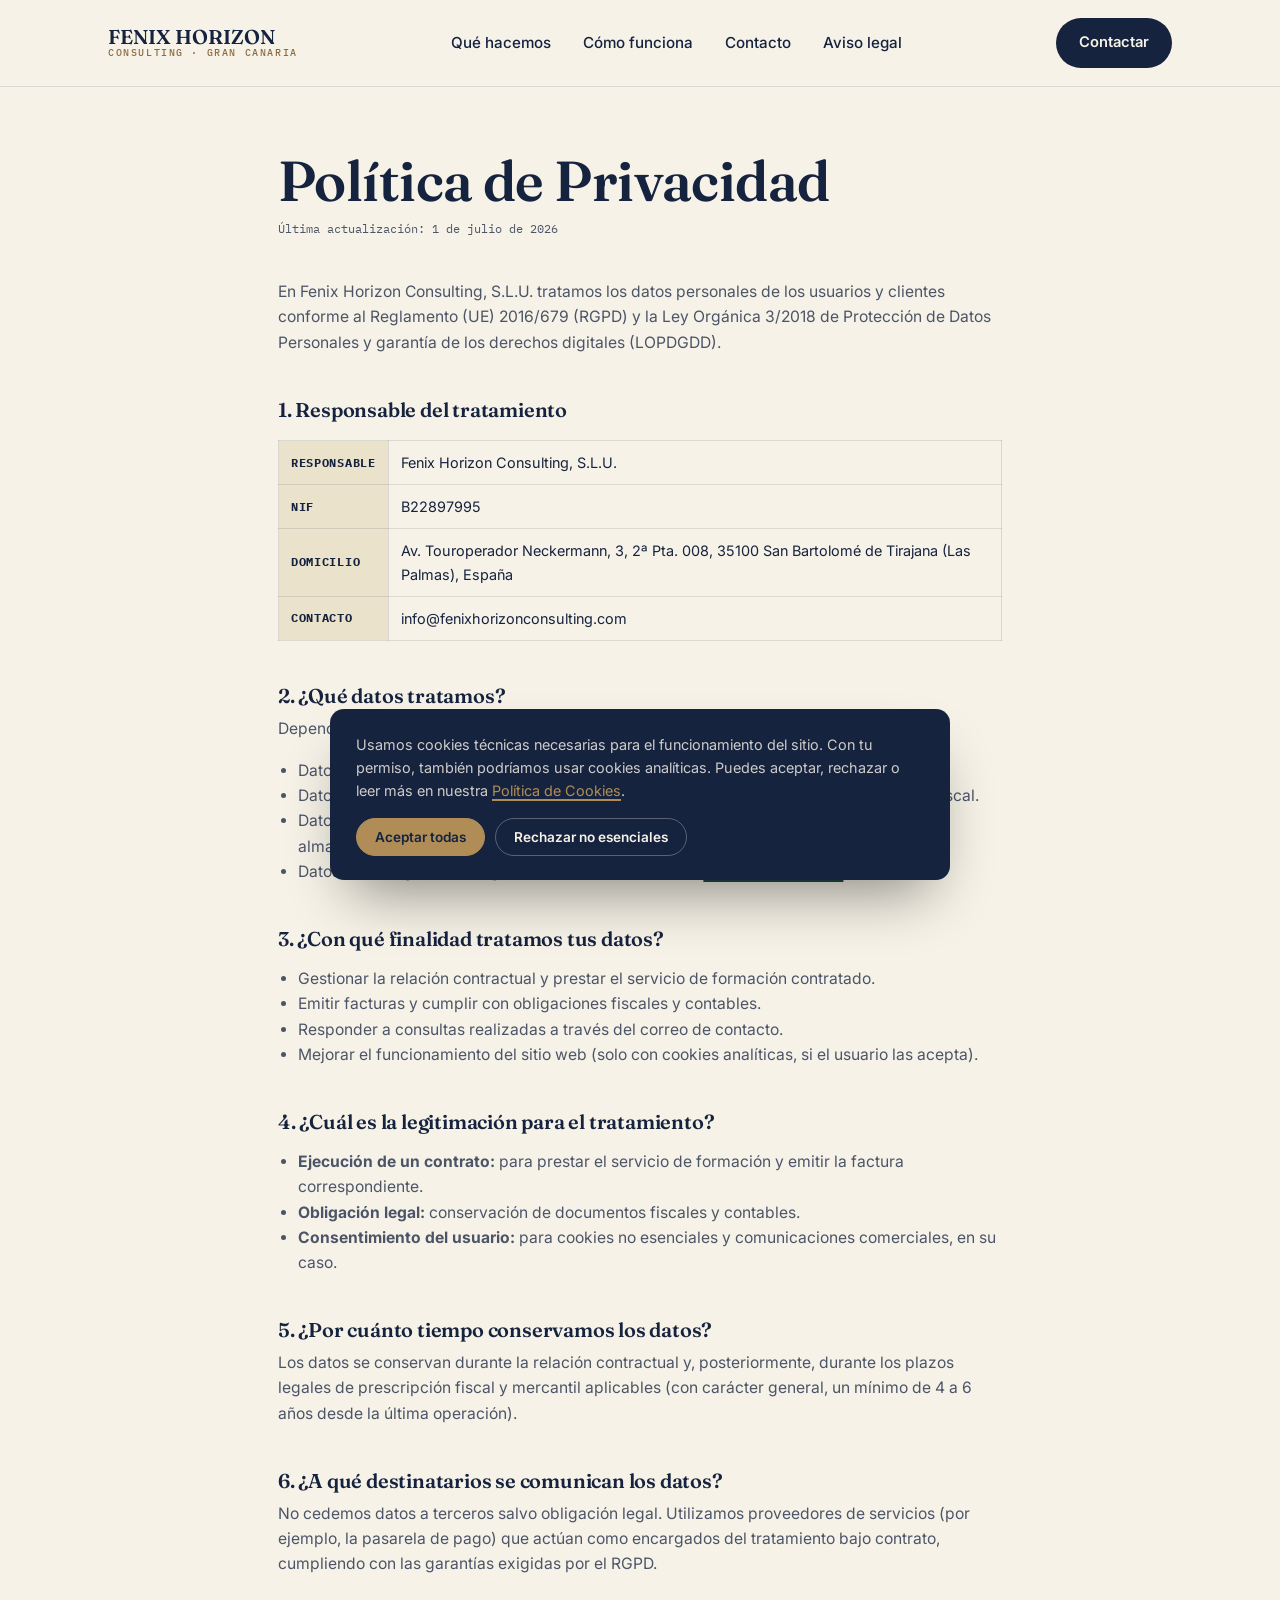
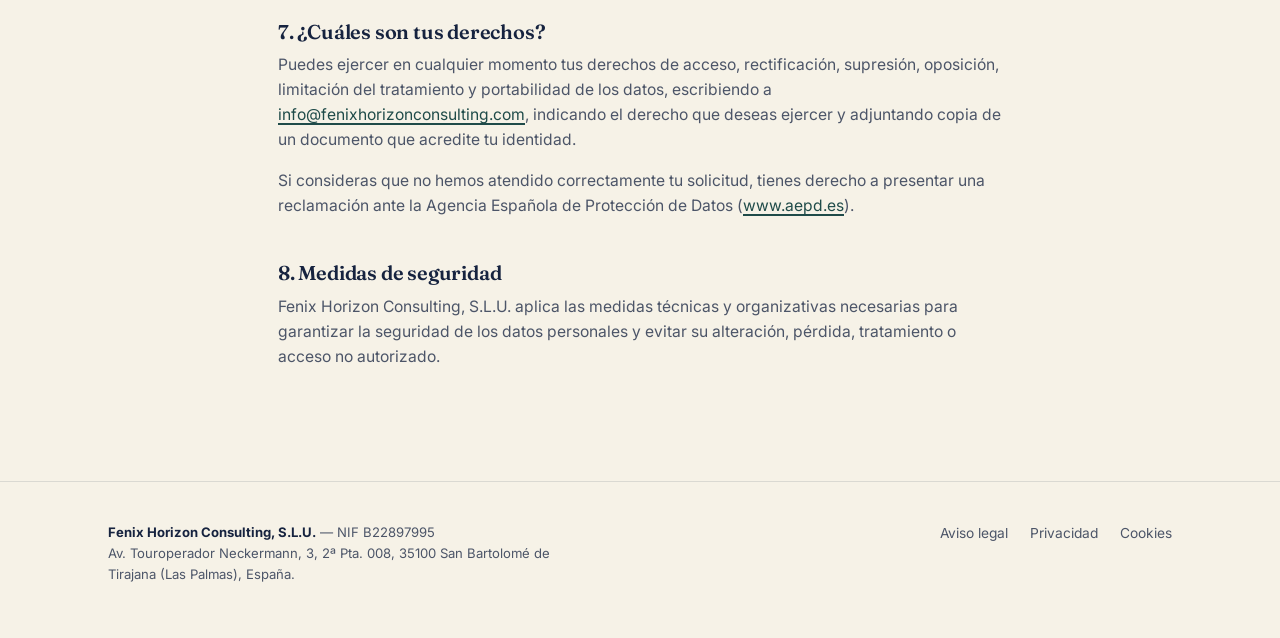
<file: privacidad.html>
<!DOCTYPE html>
<html lang="es">
<head>
<meta charset="UTF-8">
<meta name="viewport" content="width=device-width, initial-scale=1.0">
<title>Política de Privacidad — Fenix Horizon Consulting</title>
<link rel="preconnect" href="https://fonts.googleapis.com">
<link rel="preconnect" href="https://fonts.gstatic.com" crossorigin>
<link href="https://fonts.googleapis.com/css2?family=Fraunces:opsz,wght@9..144,400;9..144,500;9..144,600&family=Inter:wght@400;500;600;700&family=IBM+Plex+Mono:wght@500;600&display=swap" rel="stylesheet">
<link rel="stylesheet" href="css/style.css">
</head>
<body>

<header class="site-header">
  <div class="wrap">
    <a href="index.html" class="logo">FENIX HORIZON<span>Consulting · Gran Canaria</span></a>
    <nav class="main-nav">
      <a href="index.html#que-hacemos">Qué hacemos</a>
      <a href="index.html#como-funciona">Cómo funciona</a>
      <a href="index.html#contacto">Contacto</a>
      <a href="aviso-legal.html">Aviso legal</a>
    </nav>
    <a href="index.html#contacto" class="btn btn-primary">Contactar</a>
  </div>
</header>

<main class="legal-page">
  <div class="wrap">
    <h1>Política de Privacidad</h1>
    <span class="legal-updated">Última actualización: 1 de julio de 2026</span>

    <p>En Fenix Horizon Consulting, S.L.U. tratamos los datos personales de los usuarios y clientes conforme al Reglamento (UE) 2016/679 (RGPD) y la Ley Orgánica 3/2018 de Protección de Datos Personales y garantía de los derechos digitales (LOPDGDD).</p>

    <h2>1. Responsable del tratamiento</h2>
    <table>
      <tr><th>Responsable</th><td>Fenix Horizon Consulting, S.L.U.</td></tr>
      <tr><th>NIF</th><td>B22897995</td></tr>
      <tr><th>Domicilio</th><td>Av. Touroperador Neckermann, 3, 2ª Pta. 008, 35100 San Bartolomé de Tirajana (Las Palmas), España</td></tr>
      <tr><th>Contacto</th><td>info@fenixhorizonconsulting.com</td></tr>
    </table>

    <h2>2. ¿Qué datos tratamos?</h2>
    <p>Dependiendo de cómo interactúes con nosotros, podemos tratar:</p>
    <ul>
      <li>Datos identificativos y de contacto: nombre, apellidos, email, teléfono.</li>
      <li>Datos fiscales necesarios para la emisión de facturas: dirección, código/identificación fiscal.</li>
      <li>Datos derivados del pago de servicios, procesados por nuestra pasarela de pago (no almacenamos datos completos de tarjeta).</li>
      <li>Datos de navegación recogidos mediante cookies (ver <a href="cookies.html">Política de Cookies</a>).</li>
    </ul>

    <h2>3. ¿Con qué finalidad tratamos tus datos?</h2>
    <ul>
      <li>Gestionar la relación contractual y prestar el servicio de formación contratado.</li>
      <li>Emitir facturas y cumplir con obligaciones fiscales y contables.</li>
      <li>Responder a consultas realizadas a través del correo de contacto.</li>
      <li>Mejorar el funcionamiento del sitio web (solo con cookies analíticas, si el usuario las acepta).</li>
    </ul>

    <h2>4. ¿Cuál es la legitimación para el tratamiento?</h2>
    <ul>
      <li><strong>Ejecución de un contrato:</strong> para prestar el servicio de formación y emitir la factura correspondiente.</li>
      <li><strong>Obligación legal:</strong> conservación de documentos fiscales y contables.</li>
      <li><strong>Consentimiento del usuario:</strong> para cookies no esenciales y comunicaciones comerciales, en su caso.</li>
    </ul>

    <h2>5. ¿Por cuánto tiempo conservamos los datos?</h2>
    <p>Los datos se conservan durante la relación contractual y, posteriormente, durante los plazos legales de prescripción fiscal y mercantil aplicables (con carácter general, un mínimo de 4 a 6 años desde la última operación).</p>

    <h2>6. ¿A qué destinatarios se comunican los datos?</h2>
    <p>No cedemos datos a terceros salvo obligación legal. Utilizamos proveedores de servicios (por ejemplo, la pasarela de pago) que actúan como encargados del tratamiento bajo contrato, cumpliendo con las garantías exigidas por el RGPD.</p>

    <h2>7. ¿Cuáles son tus derechos?</h2>
    <p>Puedes ejercer en cualquier momento tus derechos de acceso, rectificación, supresión, oposición, limitación del tratamiento y portabilidad de los datos, escribiendo a <a href="mailto:info@fenixhorizonconsulting.com">info@fenixhorizonconsulting.com</a>, indicando el derecho que deseas ejercer y adjuntando copia de un documento que acredite tu identidad.</p>
    <p>Si consideras que no hemos atendido correctamente tu solicitud, tienes derecho a presentar una reclamación ante la Agencia Española de Protección de Datos (<a href="https://www.aepd.es" target="_blank" rel="noopener">www.aepd.es</a>).</p>

    <h2>8. Medidas de seguridad</h2>
    <p>Fenix Horizon Consulting, S.L.U. aplica las medidas técnicas y organizativas necesarias para garantizar la seguridad de los datos personales y evitar su alteración, pérdida, tratamiento o acceso no autorizado.</p>
  </div>
</main>

<footer class="site-footer">
  <div class="wrap">
    <p class="footer-legal"><strong>Fenix Horizon Consulting, S.L.U.</strong> — NIF B22897995<br>Av. Touroperador Neckermann, 3, 2ª Pta. 008, 35100 San Bartolomé de Tirajana (Las Palmas), España.</p>
    <div class="footer-links">
      <a href="aviso-legal.html">Aviso legal</a>
      <a href="privacidad.html">Privacidad</a>
      <a href="cookies.html">Cookies</a>
    </div>
  </div>
</footer>

<div id="cookie-banner" role="dialog" aria-label="Aviso de cookies">
  <p>Usamos cookies técnicas necesarias para el funcionamiento del sitio. Con tu permiso, también podríamos usar cookies analíticas. Puedes aceptar, rechazar o leer más en nuestra <a href="cookies.html">Política de Cookies</a>.</p>
  <div class="cookie-actions">
    <button id="cookie-accept" class="accept">Aceptar todas</button>
    <button id="cookie-reject">Rechazar no esenciales</button>
  </div>
</div>

<script src="js/cookie-consent.js"></script>
</body>
</html>
</file>
<file: css/style.css>
/* ============================================
   FENIX HORIZON CONSULTING — design tokens
   ============================================ */
:root {
  --ink: #16233F;
  --ink-soft: #4C5568;
  --paper: #F6F2E7;
  --paper-dark: #EBE2CB;
  --gold: #B08D57;
  --gold-deep: #8C6D3F;
  --teal: #1F4B49;
  --teal-soft: #DCE7E4;
  --white: #FFFFFF;
  --line: rgba(22, 35, 63, 0.12);
  --shadow: 0 24px 48px -24px rgba(22, 35, 63, 0.28);

  --font-display: "Fraunces", "Iowan Old Style", serif;
  --font-body: "Inter", -apple-system, BlinkMacSystemFont, "Segoe UI", sans-serif;
  --font-mono: "IBM Plex Mono", ui-monospace, monospace;

  --container: 1120px;
  --radius: 14px;
}

* { box-sizing: border-box; }
html { scroll-behavior: smooth; }

@media (prefers-reduced-motion: reduce) {
  html { scroll-behavior: auto; }
  * { animation-duration: 0.01ms !important; animation-iteration-count: 1 !important; transition-duration: 0.01ms !important; scroll-behavior: auto !important; }
}

body {
  margin: 0;
  background: var(--paper);
  color: var(--ink);
  font-family: var(--font-body);
  font-size: 17px;
  line-height: 1.6;
  -webkit-font-smoothing: antialiased;
}

img { max-width: 100%; display: block; }
a { color: var(--teal); text-decoration-thickness: 1.5px; text-underline-offset: 3px; }
a:focus-visible,
button:focus-visible,
input:focus-visible {
  outline: 2.5px solid var(--gold-deep);
  outline-offset: 3px;
  border-radius: 4px;
}

.wrap {
  max-width: var(--container);
  margin: 0 auto;
  padding: 0 28px;
}

h1, h2, h3 {
  font-family: var(--font-display);
  color: var(--ink);
  line-height: 1.08;
  margin: 0 0 0.5em;
  letter-spacing: -0.01em;
}

h1 { font-size: clamp(2.4rem, 4.4vw, 3.8rem); font-weight: 600; }
h2 { font-size: clamp(1.7rem, 2.8vw, 2.35rem); font-weight: 600; }
h3 { font-size: 1.25rem; font-weight: 600; }

p { color: var(--ink-soft); margin: 0 0 1em; }

.eyebrow {
  display: inline-flex;
  align-items: center;
  gap: 8px;
  font-family: var(--font-mono);
  font-size: 0.75rem;
  letter-spacing: 0.12em;
  text-transform: uppercase;
  color: var(--gold-deep);
  margin-bottom: 18px;
}
.eyebrow::before {
  content: "";
  width: 20px;
  height: 1.5px;
  background: var(--gold);
}

/* ---------- header ---------- */
.site-header {
  position: sticky;
  top: 0;
  z-index: 40;
  background: rgba(246, 242, 231, 0.88);
  backdrop-filter: blur(10px);
  border-bottom: 1px solid var(--line);
}
.site-header .wrap {
  display: flex;
  align-items: center;
  justify-content: space-between;
  padding-top: 18px;
  padding-bottom: 18px;
}
.logo {
  font-family: var(--font-display);
  font-weight: 600;
  font-size: 1.25rem;
  color: var(--ink);
  text-decoration: none;
  display: flex;
  flex-direction: column;
  line-height: 1.1;
}
.logo span {
  font-family: var(--font-mono);
  font-size: 0.62rem;
  letter-spacing: 0.16em;
  color: var(--gold-deep);
  text-transform: uppercase;
  font-weight: 500;
}
nav.main-nav {
  display: flex;
  align-items: center;
  gap: 32px;
}
nav.main-nav a {
  color: var(--ink);
  text-decoration: none;
  font-size: 0.95rem;
  font-weight: 500;
}
nav.main-nav a:hover { color: var(--teal); }

.btn {
  display: inline-flex;
  align-items: center;
  gap: 8px;
  padding: 12px 22px;
  border-radius: 999px;
  font-weight: 600;
  font-size: 0.92rem;
  text-decoration: none;
  border: 1px solid transparent;
  cursor: pointer;
  transition: transform 0.15s ease, box-shadow 0.15s ease;
}
.btn-primary {
  background: var(--ink);
  color: var(--paper);
}
.btn-primary:hover { transform: translateY(-1px); box-shadow: 0 10px 20px -8px rgba(22,35,63,0.4); }
.btn-ghost {
  border-color: var(--line);
  color: var(--ink);
  background: transparent;
}
.btn-ghost:hover { border-color: var(--ink); }

/* ---------- hero ---------- */
.hero {
  padding: 88px 0 64px;
}
.hero .wrap {
  display: grid;
  grid-template-columns: 1.15fr 0.85fr;
  gap: 56px;
  align-items: center;
}
.hero h1 { margin-bottom: 22px; }
.hero .lede { font-size: 1.14rem; max-width: 46ch; margin-bottom: 32px; }
.hero-ctas { display: flex; gap: 14px; flex-wrap: wrap; }

/* signature element: valuation scorecard */
.scorecard {
  background: var(--white);
  border-radius: var(--radius);
  border: 1px solid var(--line);
  box-shadow: var(--shadow);
  padding: 28px;
  position: relative;
}
.scorecard-head {
  display: flex;
  justify-content: space-between;
  align-items: flex-start;
  margin-bottom: 22px;
}
.scorecard-head .tag {
  font-family: var(--font-mono);
  font-size: 0.68rem;
  letter-spacing: 0.08em;
  text-transform: uppercase;
  color: var(--gold-deep);
  background: rgba(176, 141, 87, 0.12);
  padding: 5px 10px;
  border-radius: 999px;
}
.scorecard-head .addr {
  font-family: var(--font-mono);
  font-size: 0.75rem;
  color: var(--ink-soft);
  margin-top: 8px;
}
.gauge {
  width: 74px;
  height: 74px;
  border-radius: 50%;
  background: conic-gradient(var(--gold) 0deg 245deg, var(--paper-dark) 245deg 360deg);
  display: flex;
  align-items: center;
  justify-content: center;
  flex-shrink: 0;
}
.gauge span {
  width: 56px;
  height: 56px;
  border-radius: 50%;
  background: var(--white);
  display: flex;
  align-items: center;
  justify-content: center;
  font-family: var(--font-mono);
  font-weight: 600;
  font-size: 0.92rem;
  color: var(--ink);
}
.metric-row {
  display: flex;
  justify-content: space-between;
  align-items: baseline;
  padding: 12px 0;
  border-top: 1px solid var(--line);
}
.metric-row:first-of-type { border-top: none; }
.metric-row .label { font-size: 0.88rem; color: var(--ink-soft); }
.metric-row .value { font-family: var(--font-mono); font-weight: 600; color: var(--ink); font-size: 0.95rem; }
.metric-row .value.up { color: var(--teal); }
.scorecard-foot {
  margin-top: 18px;
  padding-top: 16px;
  border-top: 1px dashed var(--line);
  font-size: 0.78rem;
  color: var(--ink-soft);
  font-style: italic;
}

/* ---------- sections ---------- */
section { padding: 72px 0; }
.section-alt { background: var(--paper-dark); }
.section-head { max-width: 640px; margin-bottom: 44px; }
.section-head p { font-size: 1.05rem; }

.about-grid {
  display: grid;
  grid-template-columns: 0.9fr 1.1fr;
  gap: 48px;
  align-items: start;
}
.about-desc {
  font-size: 1.15rem;
  color: var(--ink);
  font-family: var(--font-display);
  font-weight: 400;
  line-height: 1.5;
}

.steps {
  display: grid;
  grid-template-columns: repeat(3, 1fr);
  gap: 28px;
}
.step {
  background: var(--white);
  border: 1px solid var(--line);
  border-radius: var(--radius);
  padding: 30px 26px;
}
.step .num {
  font-family: var(--font-mono);
  color: var(--gold-deep);
  font-size: 0.85rem;
  letter-spacing: 0.06em;
  margin-bottom: 14px;
  display: block;
}
.step h3 { margin-bottom: 10px; }
.step p { margin: 0; font-size: 0.96rem; }

.disclaimer {
  border: 1.5px solid var(--gold);
  background: var(--white);
  border-radius: var(--radius);
  padding: 28px 32px;
  display: grid;
  grid-template-columns: auto 1fr;
  gap: 20px;
  align-items: flex-start;
}
.disclaimer .mark {
  font-family: var(--font-display);
  font-size: 1.8rem;
  color: var(--gold);
  line-height: 1;
}
.disclaimer p { margin: 0; color: var(--ink); font-size: 0.98rem; }
.disclaimer strong { color: var(--ink); }

.team {
  display: grid;
  grid-template-columns: auto 1fr;
  gap: 28px;
  align-items: center;
}
.avatar {
  width: 84px;
  height: 84px;
  border-radius: 50%;
  background: linear-gradient(135deg, var(--teal), var(--ink));
  color: var(--paper);
  display: flex;
  align-items: center;
  justify-content: center;
  font-family: var(--font-display);
  font-size: 1.6rem;
  font-weight: 600;
  flex-shrink: 0;
}
.team h3 { margin-bottom: 4px; }
.team .role { font-family: var(--font-mono); font-size: 0.78rem; text-transform: uppercase; letter-spacing: 0.08em; color: var(--gold-deep); margin-bottom: 10px; display: block; }

.contact-panel {
  background: var(--ink);
  color: var(--paper);
  border-radius: var(--radius);
  padding: 48px;
  display: grid;
  grid-template-columns: 1.1fr 0.9fr;
  gap: 40px;
}
.contact-panel h2 { color: var(--paper); }
.contact-panel p { color: rgba(246,242,231,0.72); }
.contact-panel .btn-primary { background: var(--gold); color: var(--ink); }
.contact-list { list-style: none; padding: 0; margin: 0; display: flex; flex-direction: column; gap: 16px; }
.contact-list li { font-size: 0.95rem; border-top: 1px solid rgba(246,242,231,0.15); padding-top: 16px; }
.contact-list li:first-child { border-top: none; padding-top: 0; }
.contact-list .label { display: block; font-family: var(--font-mono); font-size: 0.7rem; text-transform: uppercase; letter-spacing: 0.1em; color: var(--gold); margin-bottom: 4px; }
.contact-list a { color: var(--paper); }

/* ---------- footer ---------- */
footer.site-footer {
  border-top: 1px solid var(--line);
  padding: 40px 0;
}
footer.site-footer .wrap {
  display: flex;
  justify-content: space-between;
  align-items: flex-start;
  gap: 24px;
  flex-wrap: wrap;
}
.footer-legal {
  font-size: 0.82rem;
  color: var(--ink-soft);
  max-width: 480px;
}
.footer-legal strong { color: var(--ink); }
.footer-links { display: flex; gap: 22px; flex-wrap: wrap; }
.footer-links a { font-size: 0.86rem; color: var(--ink-soft); text-decoration: none; }
.footer-links a:hover { color: var(--teal); }

/* ---------- legal pages ---------- */
.legal-page { padding: 64px 0 96px; }
.legal-page .wrap { max-width: 780px; }
.legal-page h1 { margin-bottom: 8px; }
.legal-updated { font-family: var(--font-mono); font-size: 0.78rem; color: var(--ink-soft); margin-bottom: 40px; display: block; }
.legal-page h2 { font-size: 1.25rem; margin-top: 2.2em; }
.legal-page h3 { font-size: 1.02rem; margin-top: 1.6em; }
.legal-page p, .legal-page li { color: var(--ink-soft); font-size: 0.98rem; }
.legal-page ul { padding-left: 1.2em; }
.legal-page table { width: 100%; border-collapse: collapse; margin: 1.4em 0; font-size: 0.9rem; }
.legal-page th, .legal-page td { text-align: left; padding: 10px 12px; border: 1px solid var(--line); }
.legal-page th { font-family: var(--font-mono); font-size: 0.72rem; text-transform: uppercase; letter-spacing: 0.06em; background: var(--paper-dark); }

/* ---------- cookie banner ---------- */
#cookie-banner {
  position: fixed;
  left: 20px;
  right: 20px;
  bottom: 20px;
  z-index: 100;
  max-width: 620px;
  margin: 0 auto;
  background: var(--ink);
  color: var(--paper);
  border-radius: var(--radius);
  box-shadow: 0 30px 60px -20px rgba(0,0,0,0.45);
  padding: 24px 26px;
  display: none;
}
#cookie-banner.show { display: block; }
#cookie-banner p { color: rgba(246,242,231,0.82); font-size: 0.9rem; margin-bottom: 16px; }
#cookie-banner a { color: var(--gold); }
.cookie-actions { display: flex; gap: 10px; flex-wrap: wrap; }
.cookie-actions button {
  font-family: var(--font-body);
  font-weight: 600;
  font-size: 0.85rem;
  padding: 10px 18px;
  border-radius: 999px;
  border: 1px solid rgba(246,242,231,0.3);
  background: transparent;
  color: var(--paper);
  cursor: pointer;
}
.cookie-actions button.accept { background: var(--gold); color: var(--ink); border-color: var(--gold); }
.cookie-actions button:hover { opacity: 0.9; }

/* ---------- responsive ---------- */
@media (max-width: 860px) {
  nav.main-nav { display: none; }
  .hero .wrap { grid-template-columns: 1fr; }
  .about-grid { grid-template-columns: 1fr; }
  .steps { grid-template-columns: 1fr; }
  .contact-panel { grid-template-columns: 1fr; padding: 32px 24px; }
  .disclaimer { grid-template-columns: 1fr; }
  .team { grid-template-columns: 1fr; text-align: left; }
}
</file>
